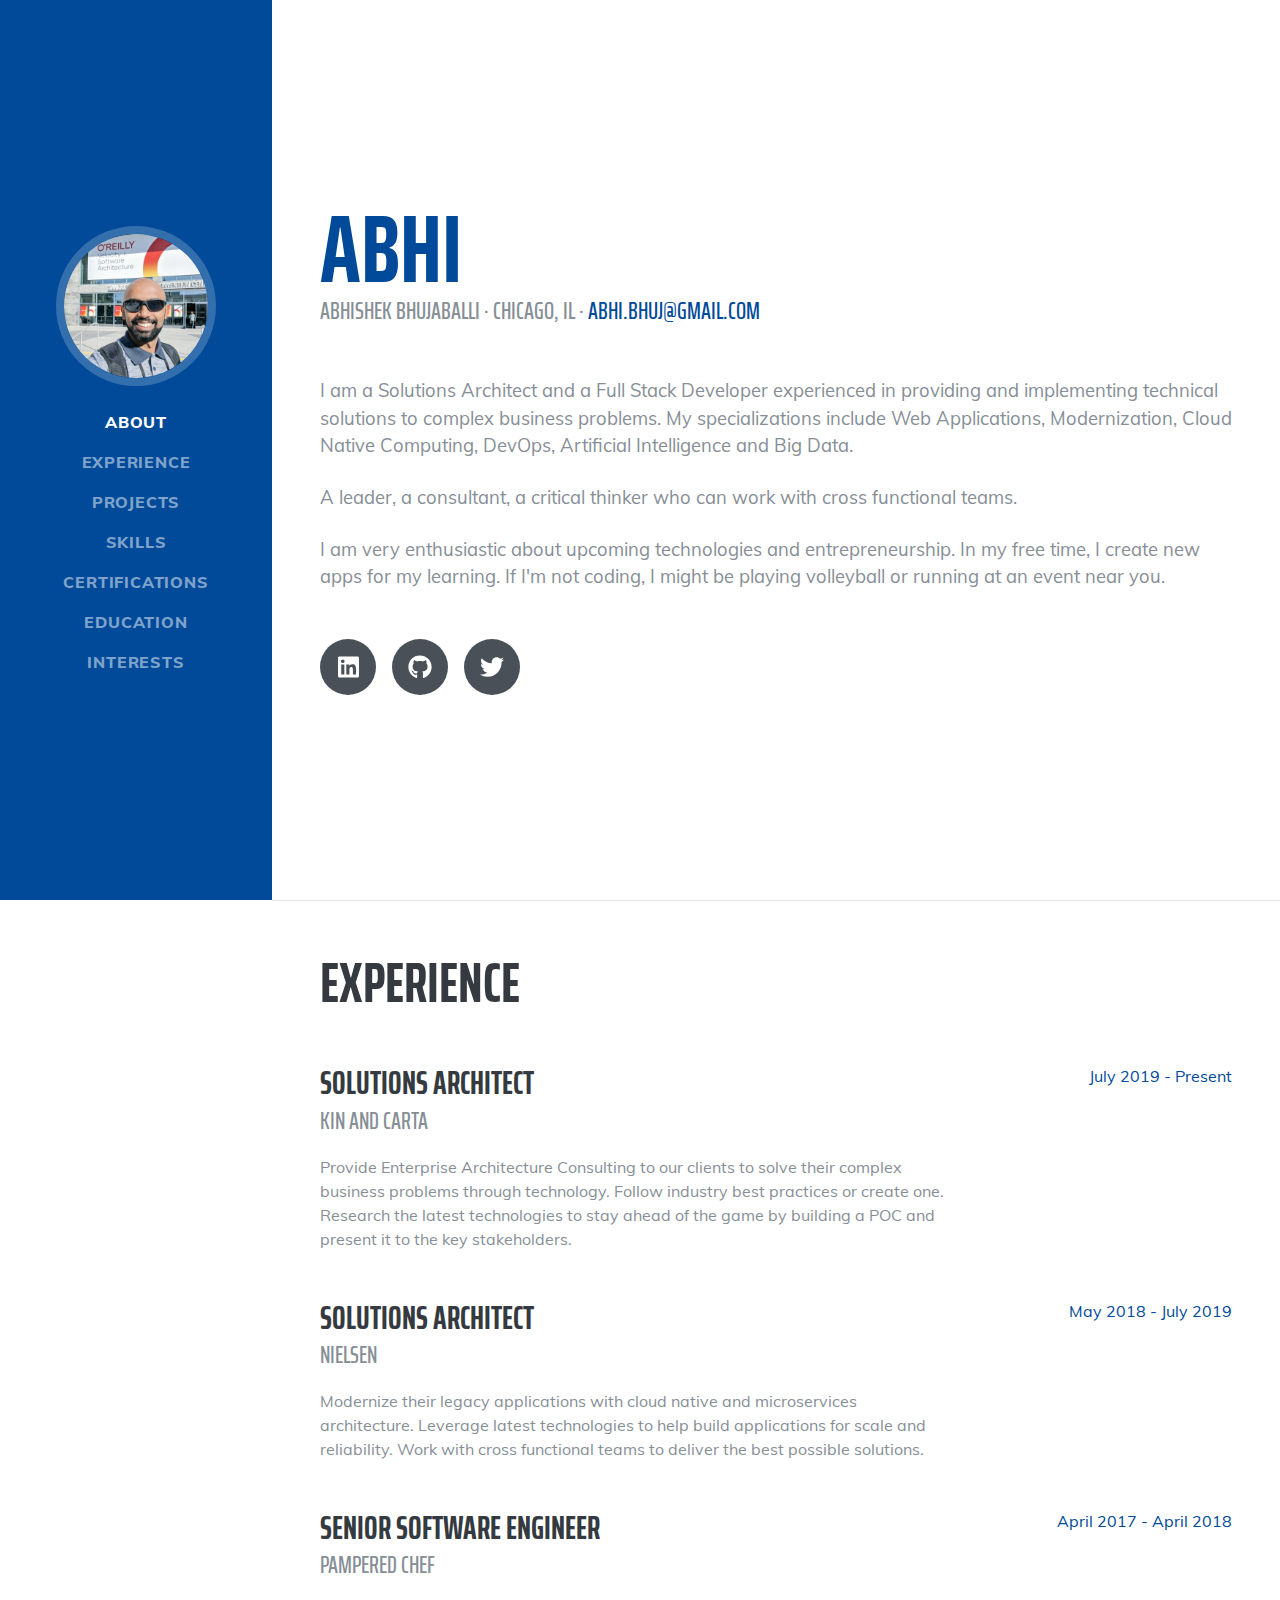
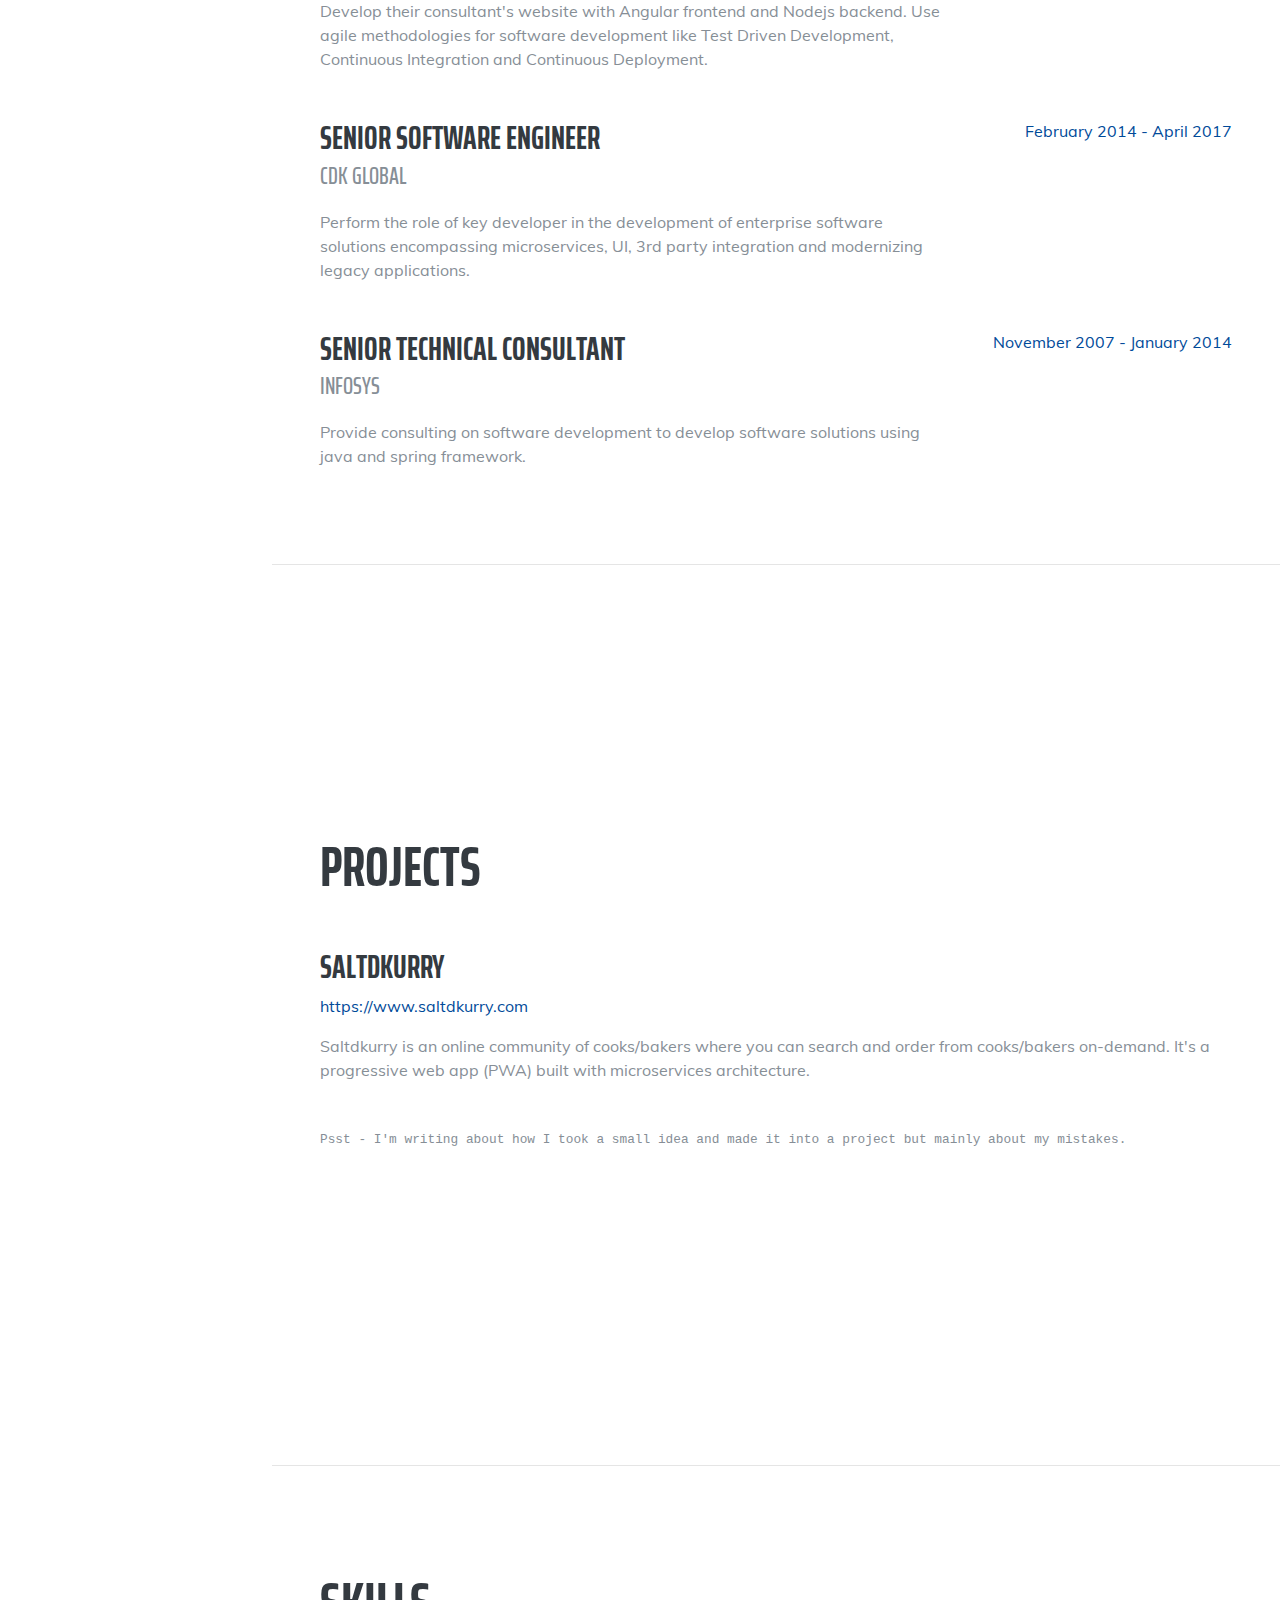
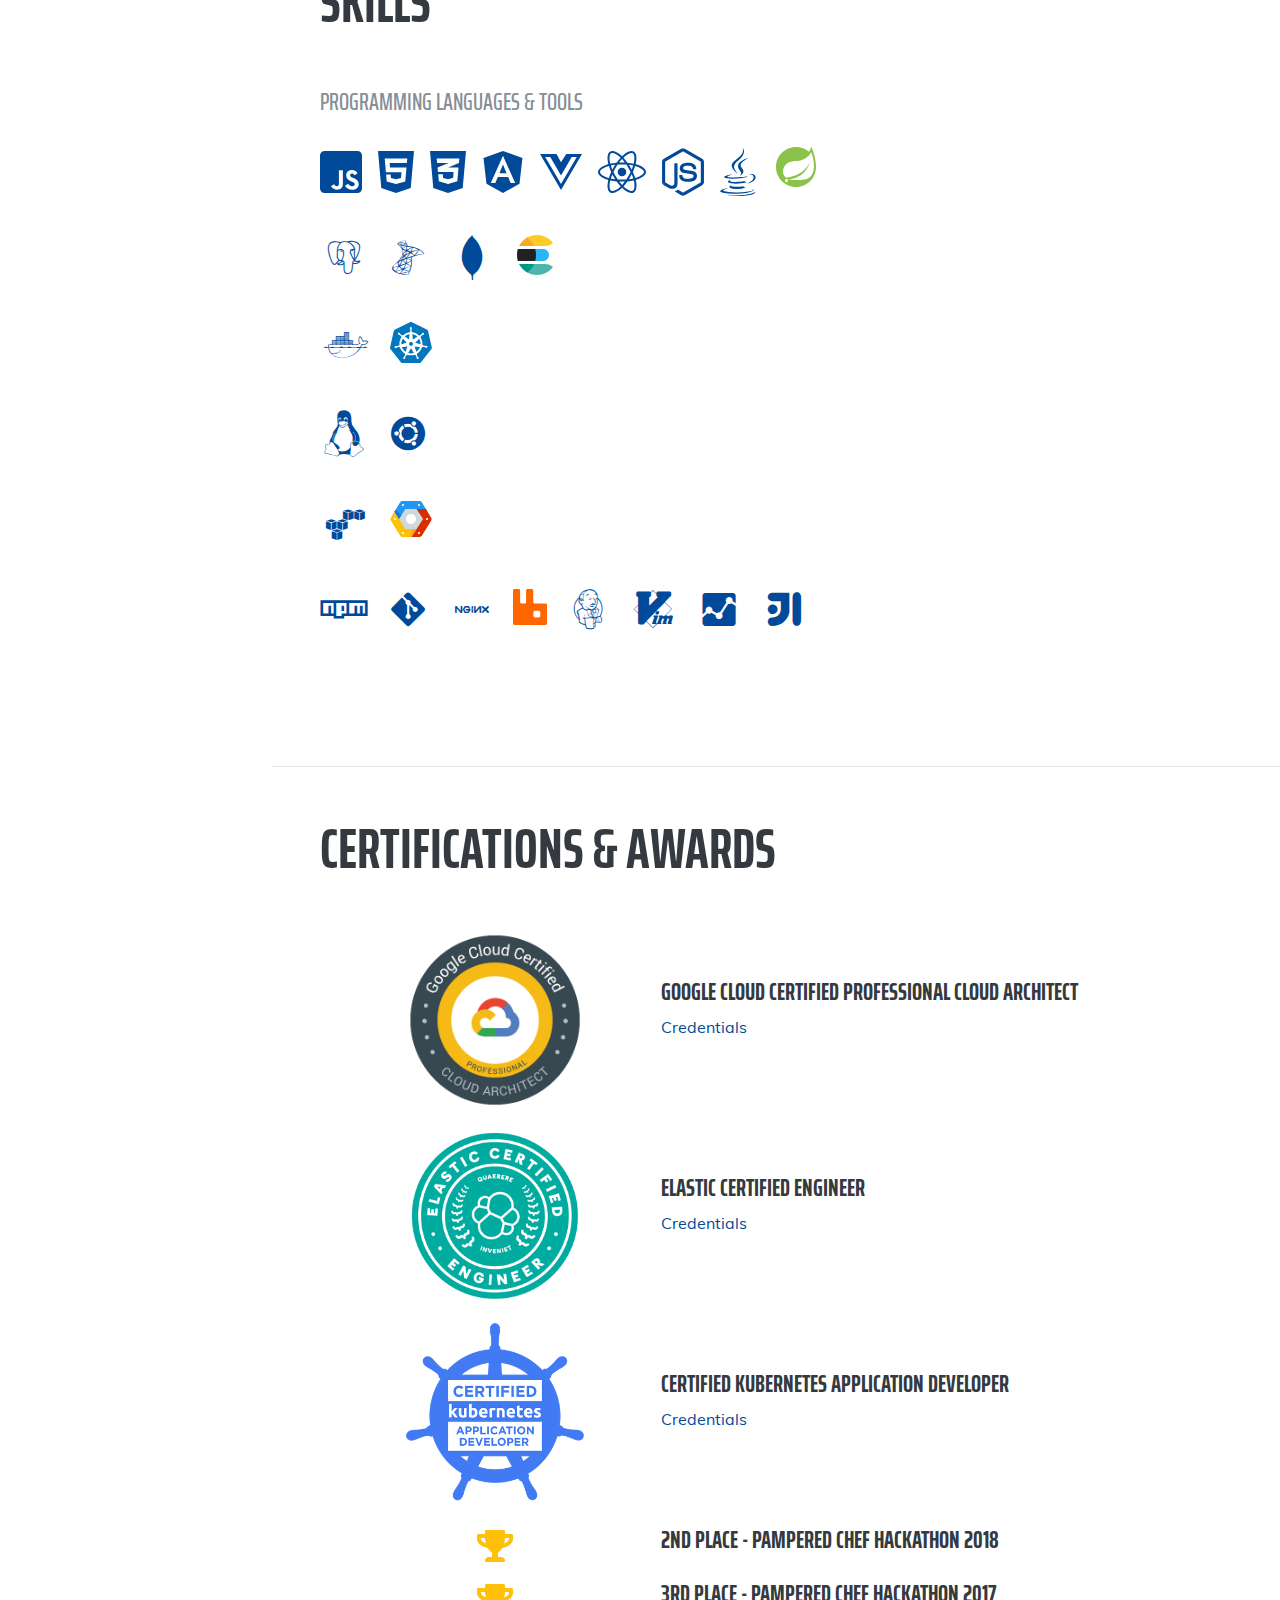
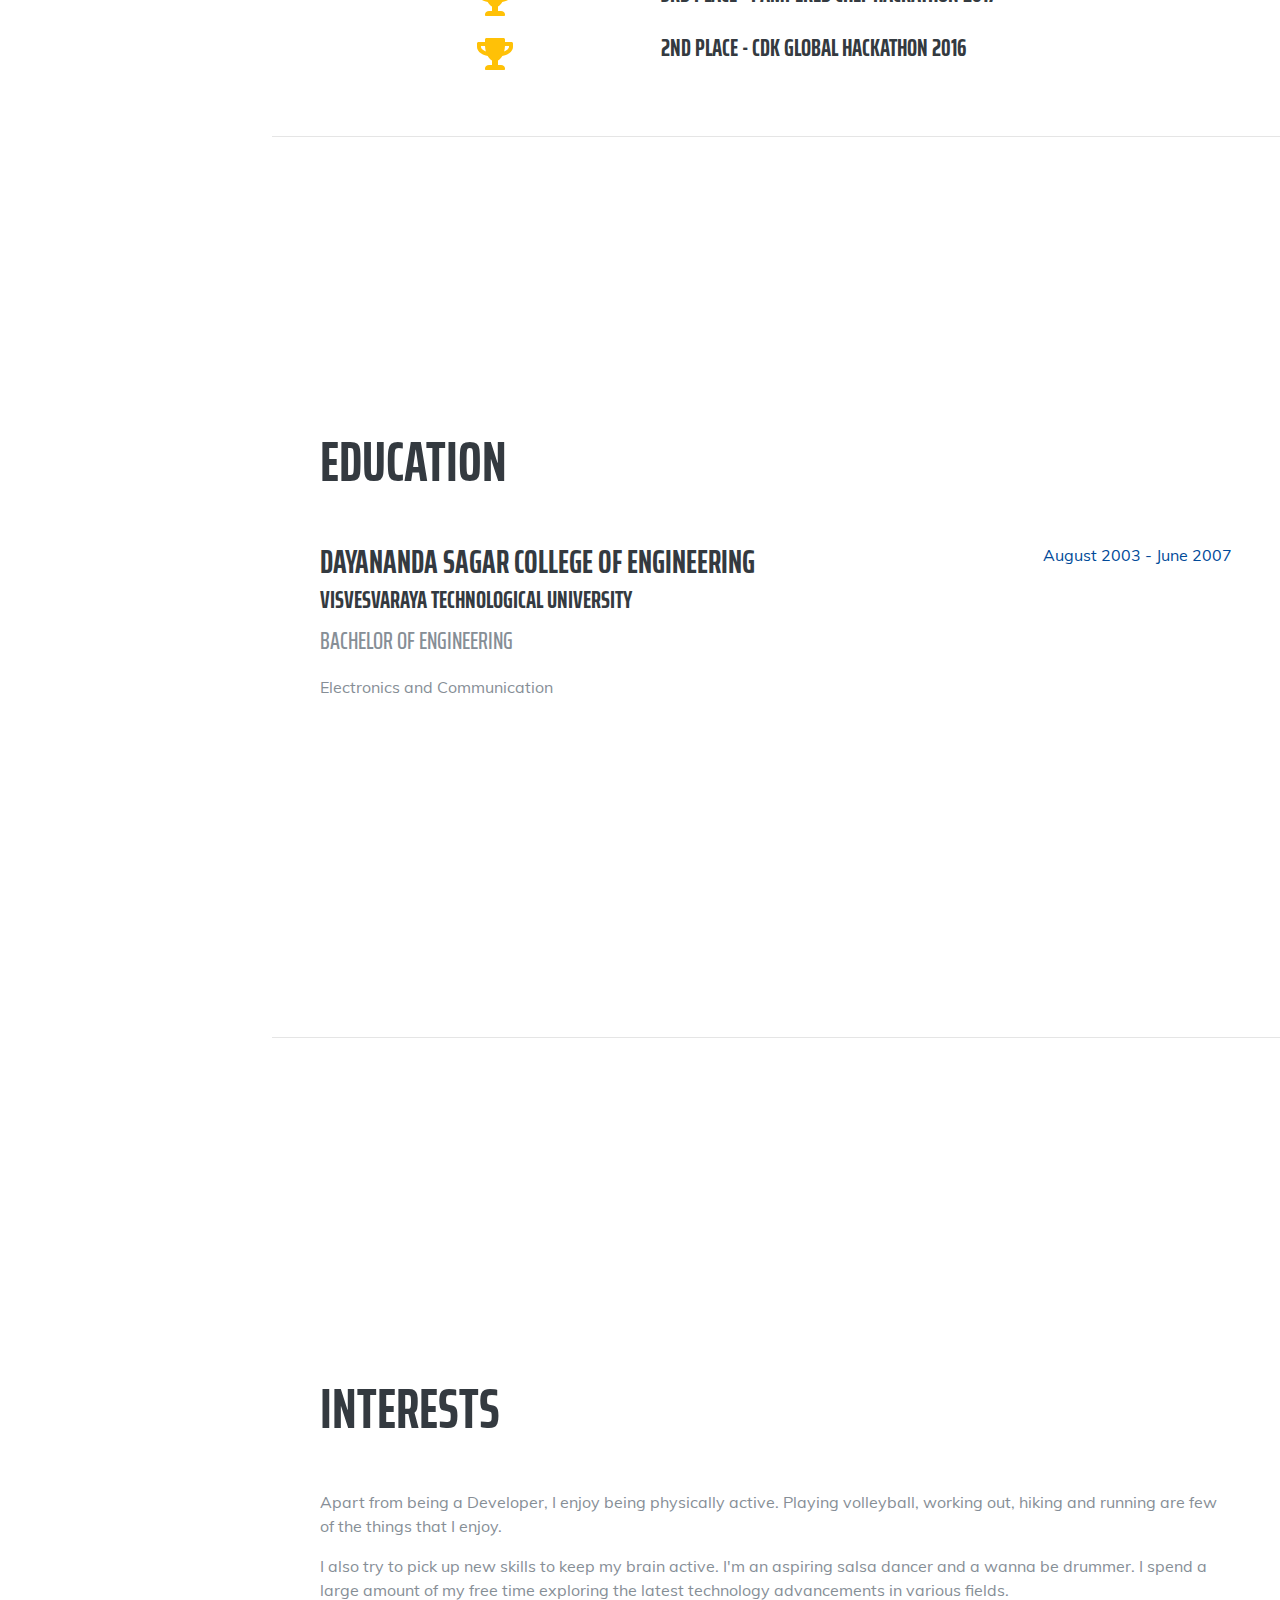
<file: index.html>
<!DOCTYPE html><html lang=en><head><meta charset=utf-8><meta http-equiv=X-UA-Compatible content="IE=edge"><meta name=viewport content="width=device-width,initial-scale=1"><link rel=icon href=/favicon.ico><title>Abhi's Portfolio</title><link rel=stylesheet href=fonts.css><link href=/css/app.fbbfa97f.css rel=preload as=style><link href=/js/app.845a282a.js rel=preload as=script><link href=/js/chunk-vendors.cf3a3547.js rel=preload as=script><link href=/css/app.fbbfa97f.css rel=stylesheet></head><body><noscript><strong>We're sorry but this site doesn't work properly without JavaScript enabled. Please enable it to continue.</strong></noscript><div id=app></div><script src=/js/chunk-vendors.cf3a3547.js></script><script src=/js/app.845a282a.js></script></body></html>
</file>
